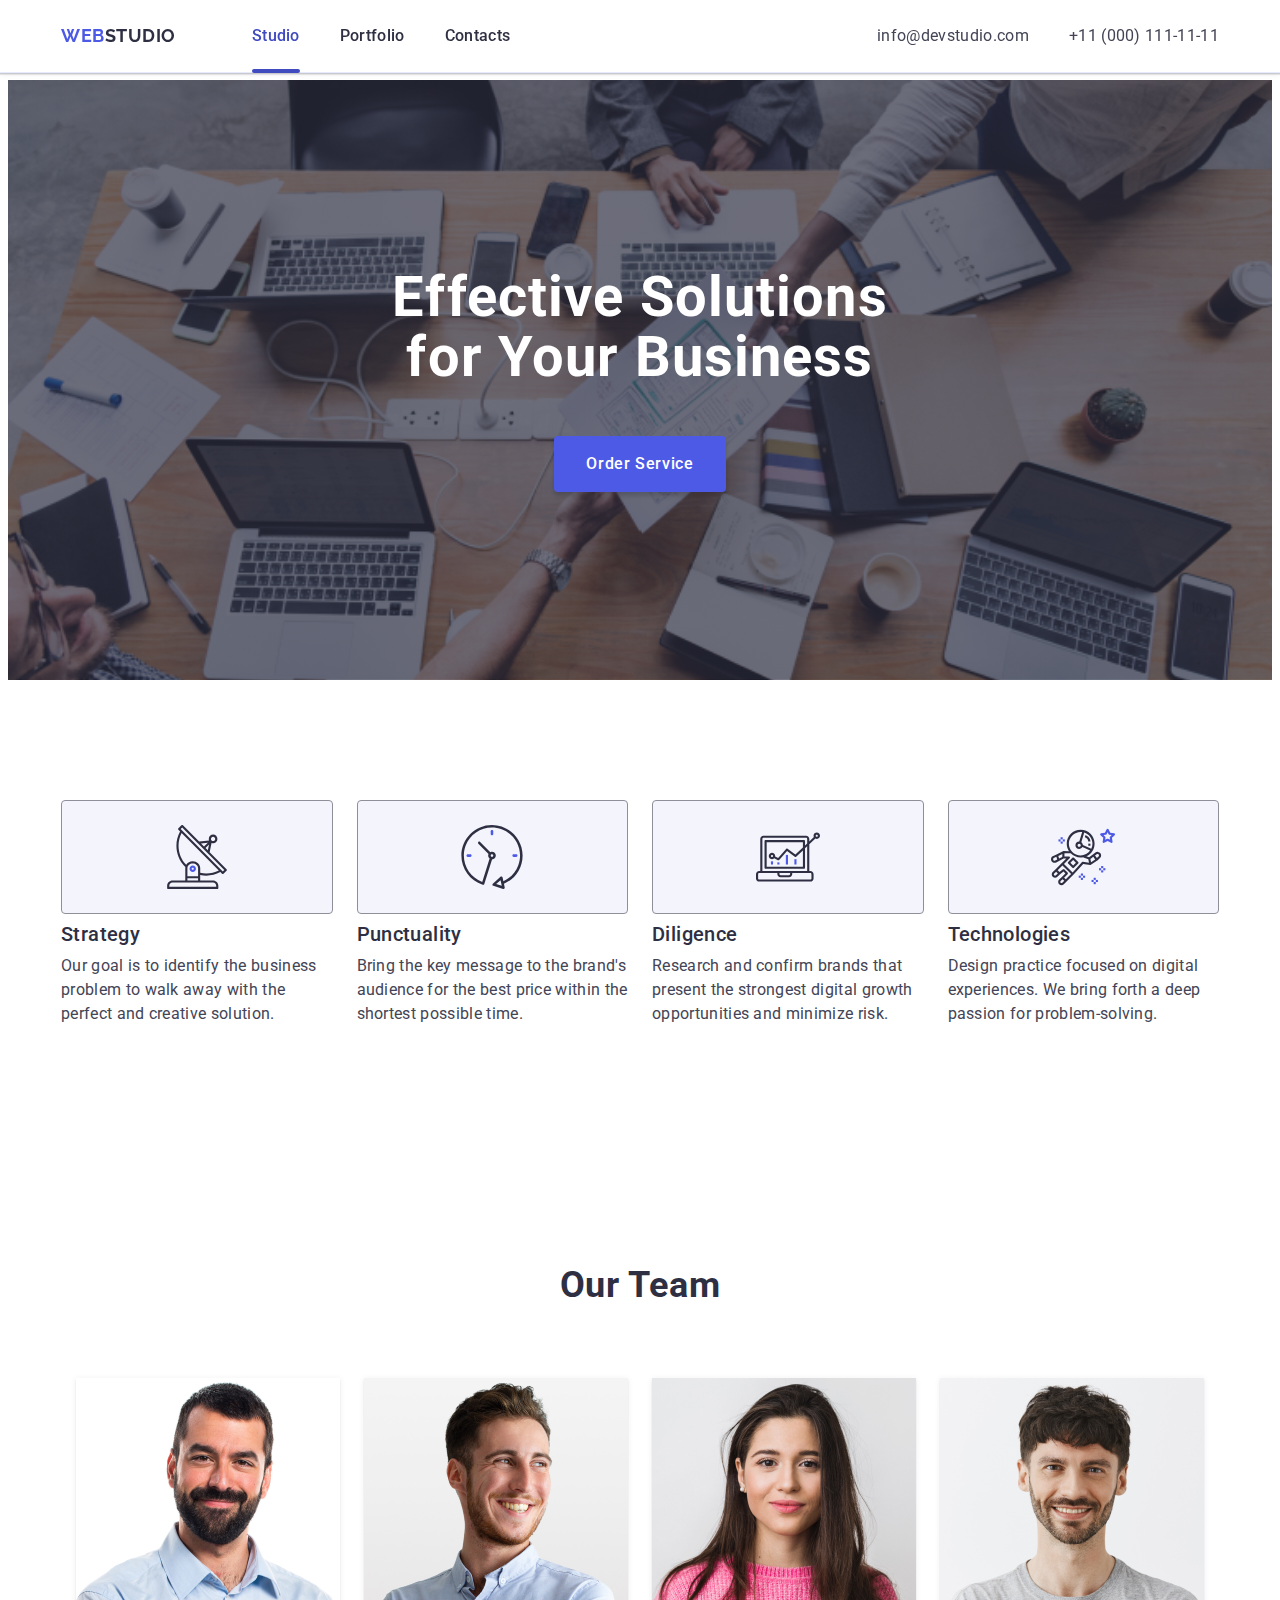
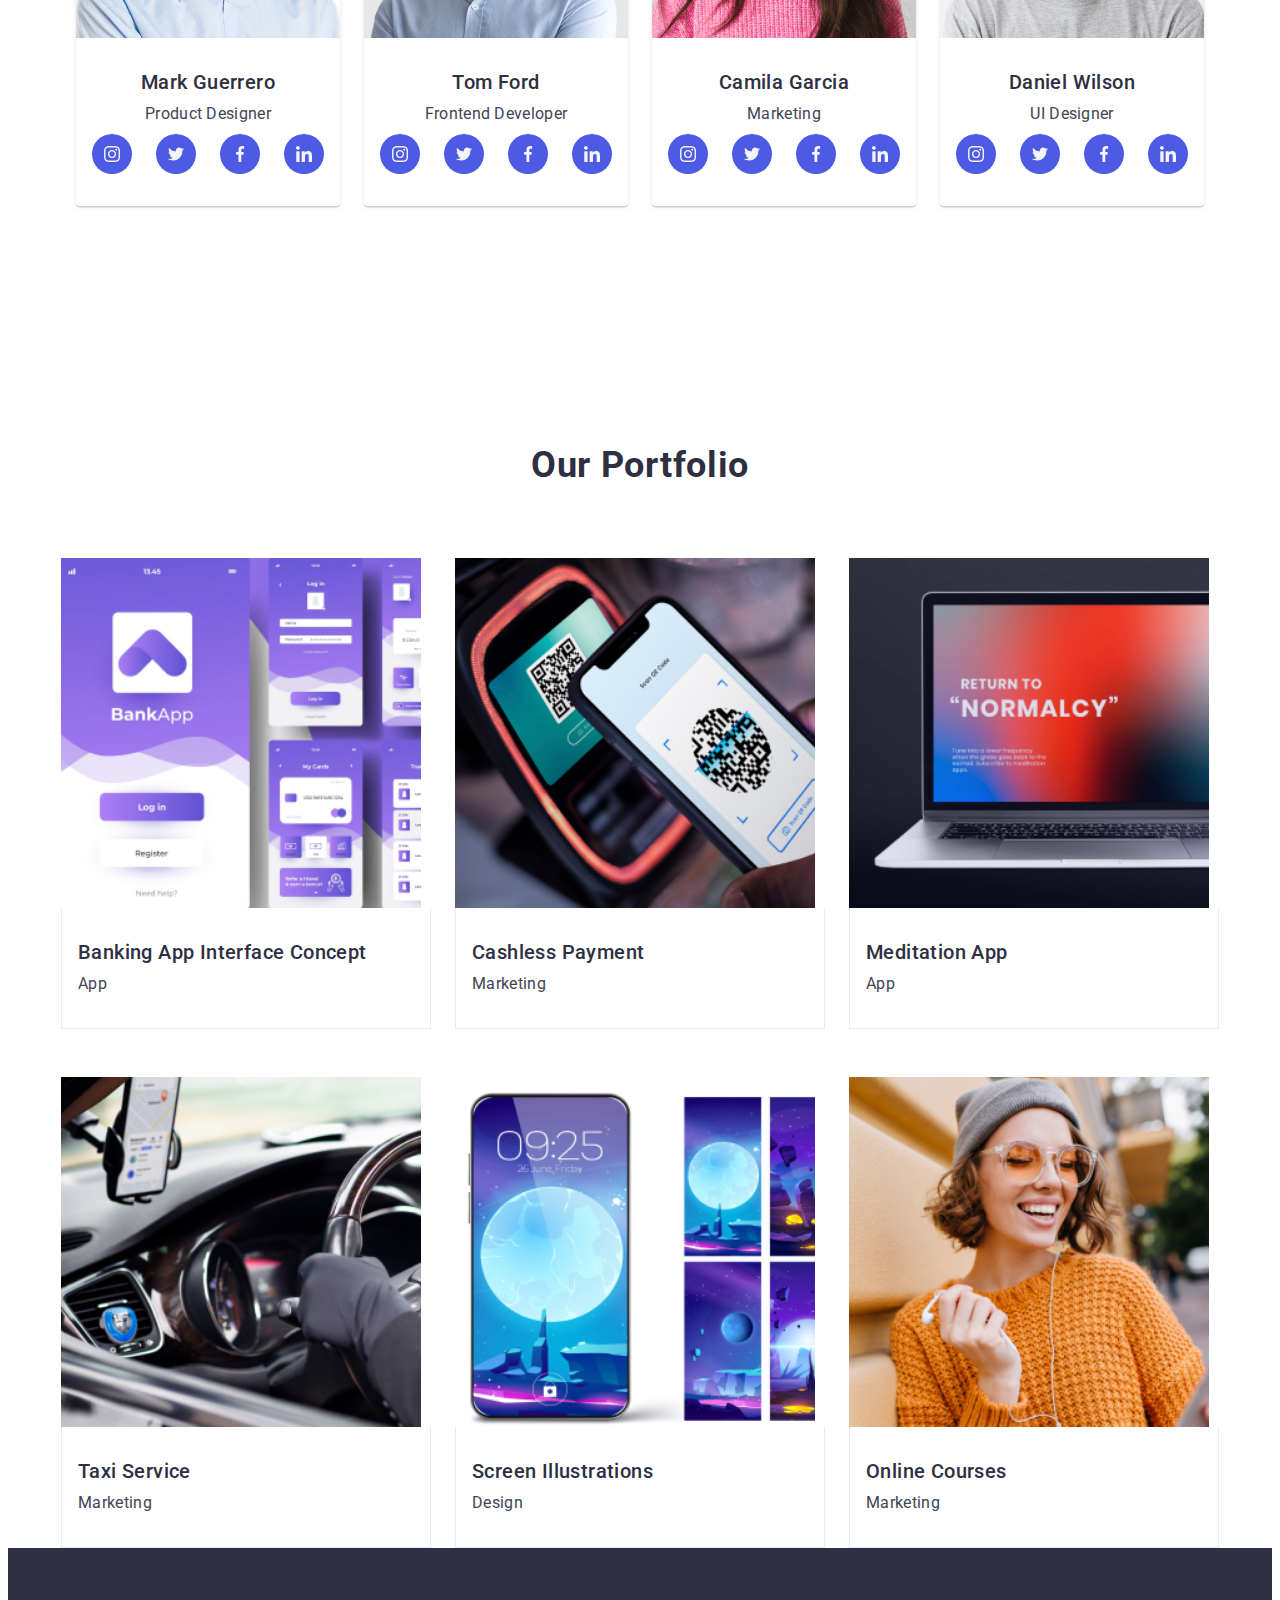
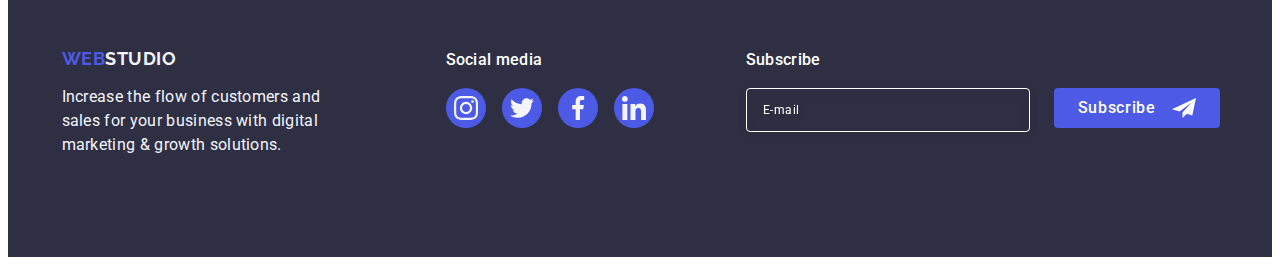
<file: index.html>
<!DOCTYPE html>
<html lang="en">
  <head>
    <link
      rel="stylesheet"
      href="https://cdnjs.cloudflare.com/ajax/libs/modern-normalize/2.0.0/modern-normalize.min.css"
      integrity="sha512-4xo8blKMVCiXpTaLzQSLSw3KFOVPWhm/TRtuPVc4WG6kUgjH6J03IBuG7JZPkcWMxJ5huwaBpOpnwYElP/m6wg=="
      crossorigin="anonymous"
      referrerpolicy="no-referrer"
    />
    <link rel="stylesheet" href="./css/styles.css" />
    <link rel="preconnect" href="https://fonts.googleapis.com" />
    <link rel="preconnect" href="https://fonts.gstatic.com" crossorigin />
    <link
      href="https://fonts.googleapis.com/css2?family=Raleway:wght@800&family=Roboto:wght@400;500;700;900&display=swap"
      rel="stylesheet"
    />
    <meta charset="UTF-8" />
    <meta name="viewport" content="width=device-width, initial-scale=1.0" />
    <title>Web Studio</title>
  </head>

  <body>
    <!-- HEADER -->
    <header class="header">
      <div class="header-content container">
        <nav class="nav">
          <a class="logo link logo-link" href="./index.html"
            >Web<span class="logo-span">Studio</span>
          </a>
          <ul class="nav-list list">
            <li class="nav-element">
              <a class="nav-item link menu-link-current" href="./index.html">Studio</a>
            </li>
            <li class="nav-element">
              <a class="nav-item  link" href="#">Portfolio</a>
            </li>
            <li class="nav-element">
              <a class="nav-item  link" href="">Contacts</a>
            </li>
          </ul>
        </nav>

        <address class="address">
          <ul class="address-list list">
            <li class="address-element">
              <a class="address-item link" href="mailto:info@devstudio.com"
                >info@devstudio.com</a
              >
            </li>
            <li class="address-element">
              <a class="address-item link" href="tel:+110001111111"
                >+11 (000) 111-11-11</a
              >
            </li>
          </ul>
        </address>
        <button class="burger-menu-button " type="button" data-menu-open>
          <svg class="burger-menu-icon" width="16" height="14">
            <use href="./images/icons.svg#icon-burger-menu"></use>
          </svg>
        </button>
      </div>
    </header>

    <!-- MAIN -->
    <main class="main">
      <section class="intro section">
        <div class="intro-content container">
          <h1 class="intro-title">Effective Solutions for Your Business</h1>

          <button data-modal-open class="intro-button" type="button" >
            Order Service
          </button>
        </div>
      </section>
<!-- hero -->
      <section class="advantages section">
        <div class="advantages-content container">
          <h2 class="visually-hidden">Features</h2>
              <ul class="advantages-list list">
            <li class="advantages-item">
              <div class="advantages-item-content">
                <svg class="advantages-icon" width="64" height="64">
                  <use href="./images/icons.svg#icon-antenna"></use>
                </svg>
              </div>

              <h3 class="advantages-subtitle">Strategy</h3>
              <p class="advantages-text">
                Our goal is to identify the business problem to walk away with
                the perfect and creative solution.
              </p>
            </li>

            <li class="advantages-item">
              <div class="advantages-item-content">
                <svg class="advantages-icon" width="64" height="64">
                  <use href="./images/icons.svg#icon-clock"></use>
                </svg>
              </div>

              <h3 class="advantages-subtitle">Punctuality</h3>
              <p class="advantages-text">
                Bring the key message to the brand's audience for the best price
                within the shortest possible time.
              </p>
            </li>

            <li class="advantages-item">
              <div class="advantages-item-content">
                <svg class="advantages-icon" width="64" height="64">
                  <use href="./images/icons.svg#icon-diagram"></use>
                </svg>
              </div>

              <h3 class="advantages-subtitle">Diligence</h3>
              <p class="advantages-text">
                Research and confirm brands that present the strongest digital
                growth opportunities and minimize risk.
              </p>
            </li>

            <li class="advantages-item">
              <div class="advantages-item-content">
                <svg class="advantages-icon" width="64" height="64">
                  <use href="./images/icons.svg#icon-astronaut"></use>
                </svg>
              </div>

              <h3 class="advantages-subtitle">Technologies</h3>
              <p class="advantages-text">
                Design practice focused on digital experiences. We bring forth a
                deep passion for problem-solving.
              </p>
            </li>
          </ul>
        </div>
      </section>
      
      <!-- team -->
      <section class="team section" id="team">
        <div class="team-content container">
          <h2 class="team-title">Our Team</h2>

          <ul class="team-list list">
            <li class="team-item">
              <img
                class="team-image"
                src="./images/webstudio/card1_mob.jpg"
                srcset="./images/webstudio/card1_mob@2x.jpg 2x"
                alt="Mark Guerrero"
                width="264"
              />
              <div class="team-info">
                <h3 class="team-subtitle">Mark Guerrero</h3>
                <p class="team-text">Product Designer</p>
                <ul class="team-info-list list">
                  <li class="team-info-list-item">
                    <a class="team-icon-social" href="#">
                      <svg class="team-icon" width="16" height="16">
                        <use href="./images/icons.svg#icon-instagram"></use>
                      </svg>
                    </a>
                  </li>
                  <li class="team-info-list-item">
                    <a class="team-icon-social" href="#">
                      <svg class="team-icon" width="16" height="16">
                        <use href="./images/icons.svg#icon-twitter"></use>
                      </svg>
                    </a>
                  </li>
                  <li class="team-info-list-item">
                    <a class="team-icon-social" href="#">
                      <svg class="team-icon" width="16" height="16">
                        <use href="./images/icons.svg#icon-facebook"></use>
                      </svg>
                    </a>
                  </li>
                  <li class="team-info-list-item">
                    <a class="team-icon-social" href="#">
                      <svg class="team-icon" width="16" height="16">
                        <use href="./images/icons.svg#icon-linkedin"></use>
                      </svg>
                    </a>
                  </li>
                </ul>
              </div>
            </li>

            <li class="team-item">
              <img
                class="team-image"
                src="./images/webstudio/card2_mob.jpg"
                srcset="./images/webstudio/card2_mob@2x.jpg 2x"
                alt="Tom Ford"
                width="264"
              />
              <div class="team-info">
                <h3 class="team-subtitle">Tom Ford</h3>
                <p class="team-text">Frontend Developer</p>
                <ul class="team-info-list list">
                  <li class="team-info-list-item">
                    <a class="team-icon-social" href="#">
                      <svg class="team-icon" width="16" height="16">
                        <use href="./images/icons.svg#icon-instagram"></use>
                      </svg>
                    </a>
                  </li>
                  <li class="team-info-list-item">
                    <a class="team-icon-social" href="#">
                      <svg class="team-icon" width="16" height="16">
                        <use href="./images/icons.svg#icon-twitter"></use>
                      </svg>
                    </a>
                  </li>
                  <li class="team-info-list-item">
                    <a class="team-icon-social" href="#">
                      <svg class="team-icon" width="16" height="16">
                        <use href="./images/icons.svg#icon-facebook"></use>
                      </svg>
                    </a>
                  </li>
                  <li class="team-info-list-item">
                    <a class="team-icon-social" href="#">
                      <svg class="team-icon" width="16" height="16">
                        <use href="./images/icons.svg#icon-linkedin"></use>
                      </svg>
                    </a>
                  </li>
                </ul>
              </div>
            </li>

            <li class="team-item">
              <img
                class="team-image"
                src="./images/webstudio/card3_mob.jpg"
                srcset="./images/webstudio/card3_mob@2x.jpg 2x"
                alt="Camila Garcia"
                width="264"
              />
              <div class="team-info">
                <h3 class="team-subtitle">Camila Garcia</h3>
                <p class="team-text">Marketing</p>
                <ul class="team-info-list list">
                  <li class="team-info-list-item">
                    <a class="team-icon-social" href="#">
                      <svg class="team-icon" width="16" height="16">
                        <use href="./images/icons.svg#icon-instagram"></use>
                      </svg>
                    </a>
                  </li>
                  <li class="team-info-list-item">
                    <a class="team-icon-social" href="#">
                      <svg class="team-icon" width="16" height="16">
                        <use href="./images/icons.svg#icon-twitter"></use>
                      </svg>
                    </a>
                  </li>
                  <li class="team-info-list-item">
                    <a class="team-icon-social" href="#">
                      <svg class="team-icon" width="16" height="16">
                        <use href="./images/icons.svg#icon-facebook"></use>
                      </svg>
                    </a>
                  </li>
                  <li class="team-info-list-item">
                    <a class="team-icon-social" href="#">
                      <svg class="team-icon" width="16" height="16">
                        <use href="./images/icons.svg#icon-linkedin"></use>
                      </svg>
                    </a>
                  </li>
                </ul>
              </div>
            </li>

            <li class="team-item">
              <img
                class="team-image"
                src="./images/webstudio/card4_mob.jpg"
                srcset="./images/webstudio/card4_mob@2x.jpg 2x"
                alt="Daniel Wilson"
                width="264"
              />
              <div class="team-info">
                <h3 class="team-subtitle">Daniel Wilson</h3>
                <p class="team-text">UI Designer</p>
                <ul class="team-info-list list">
                  <li class="team-info-list-item">
                    <a class="team-icon-social" href="#">
                      <svg class="team-icon" width="16" height="16">
                        <use href="./images/icons.svg#icon-instagram"></use>
                      </svg>
                    </a>
                  </li>
                  <li class="team-info-list-item">
                    <a class="team-icon-social" href="#">
                      <svg class="team-icon" width="16" height="16">
                        <use href="./images/icons.svg#icon-twitter"></use>
                      </svg>
                    </a>
                  </li>
                  <li class="team-info-list-item">
                    <a class="team-icon-social" href="#">
                      <svg class="team-icon" width="16" height="16">
                        <use href="./images/icons.svg#icon-facebook"></use>
                      </svg>
                    </a>
                  </li>
                  <li class="team-info-list-item">
                    <a class="team-icon-social" href="#">
                      <svg class="team-icon" width="16" height="16">
                        <use href="./images/icons.svg#icon-linkedin"></use>
                      </svg>
                    </a>
                  </li>
                </ul>
              </div>
            </li>
          </ul>
        </div>
      </section>
      <!-- Portfolio -->
      <section class="categories">
        <div class="categories-content container">
          <h2 class="categories-title">Our Portfolio</h2>
      <ul class="gallery-list list">
            <li class="gallery-item">
              <a class="gallery-link link" href="">
                <div class="gallery-img">
                  <img class="gallery-image" 
                  src="./images/portfolio/bank_mob.jpg"
                  srcset="./images/portfolio/bank_mob@2x.jpg 2x" 
                  alt="Banking App Interface Concept" width="360" />
                  <p class="gallery-img-p">
                    14 Stylish and User-Friendly App Design Concepts · Task
                    Manager App · Calorie Tracker App · Exotic Fruit Ecommerce
                    App · Cloud Storage App
                  </p>
                </div>
                <div class="gallery-item-text">
                  <h2 class="gallery-subtitle">
                    Banking App Interface Concept
                  </h2>
                  <p class="gallery-text">App</p>
                </div>
              </a>
            </li>
            <li class="gallery-item">
              <a class="gallery-link link" href="">
                <div class="gallery-img">
                  <img class="gallery-image" 
                  src="./images/portfolio/cash_mob.jpg" 
                  srcset="./images/portfolio/cash_mob@x2.jpg 2x"
                  alt="Cashless Payment with telephone" width="360" />
                  <p class="gallery-img-p">
                    14 Stylish and User-Friendly App Design Concepts · Task
                    Manager App · Calorie Tracker App · Exotic Fruit Ecommerce
                    App · Cloud Storage App
                  </p>
                </div>
                <div class="gallery-item-text">
                  <h2 class="gallery-subtitle">Cashless Payment</h2>
                  <p class="gallery-text">Marketing</p>
                </div>
              </a>
            </li>
            <li class="gallery-item">
              <a class="gallery-link link" href="">
                <div class="gallery-img">
                  <img class="gallery-image" 
                  src="./images/portfolio/medit_mob.jpg" 
                  srcset="./images/portfolio/medit_mob@2x.jpg 2x"
                  alt="Meditation App on laptop an telephone"
                    width="360" />
                  <p class="gallery-img-p">
                    14 Stylish and User-Friendly App Design Concepts · Task
                    Manager App · Calorie Tracker App · Exotic Fruit Ecommerce
                    App · Cloud Storage App
                  </p>
                </div>
                <div class="gallery-item-text">
                  <h2 class="gallery-subtitle">Meditation App</h2>
                  <p class="gallery-text">App</p>
                </div>
              </a>
            </li>
            <li class="gallery-item">
              <a class="gallery-link link" href="">
                <div class="gallery-img">
                  <img class="gallery-image" 
                  src="./images/portfolio/tax_mob.jpg"
                  srcset="./images/portfolio/tax_mob@2x.jpg 2x" 
                  alt="Taxi black car" width="360" />
                  <p class="gallery-img-p">
                    14 Stylish and User-Friendly App Design Concepts · Task
                    Manager App · Calorie Tracker App · Exotic Fruit Ecommerce
                    App · Cloud Storage App
                  </p>
                </div>
                <div class="gallery-item-text">
                  <h2 class="gallery-subtitle">Taxi Service</h2>
                  <p class="gallery-text">Marketing</p>
                </div>
              </a>
            </li>
            <li class="gallery-item">
              <a class="gallery-link link" href="">
                <div class="gallery-img">
                  <img class="gallery-image" src="./images/portfolio/screen_mob.jpg" 
                  srcset="./images/portfolio/screen_mob@2x.jpg 2x"
                  alt="Screen Illustrations fot telephone"
                    width="360" />
                  <p class="gallery-img-p">
                    14 Stylish and User-Friendly App Design Concepts · Task
                    Manager App · Calorie Tracker App · Exotic Fruit Ecommerce
                    App · Cloud Storage App
                  </p>
                </div>
                <div class="gallery-item-text">
                  <h2 class="gallery-subtitle">Screen Illustrations</h2>
                  <p class="gallery-text">Design</p>
                </div>
              </a>
            </li>
            <li class="gallery-item">
              <a class="gallery-link link" href="">
                <div class="gallery-img">
                  <img class="gallery-image" src="./images/portfolio/onl_mob.jpg" 
                  srcset="./images/portfolio/onl_mob@2x.jpg 2x"
                  alt="Girl with telephone" width="360" />
                  <p class="gallery-img-p">
                    14 Stylish and User-Friendly App Design Concepts · Task
                    Manager App · Calorie Tracker App · Exotic Fruit Ecommerce
                    App · Cloud Storage App
                  </p>
                </div>
                <div class="gallery-item-text">
                  <h2 class="gallery-subtitle">Online Courses</h2>
                  <p class="gallery-text">Marketing</p>
                </div>
              </a>
            </li>
          </ul>
        </div>
      </section>
    </main>
<!-- Danger -->
      <!-- <section class="customers">
        <div class="customers-contant container">
          <h2 class="customers-title">Customers</h2>

          <ul class="customers-list list">
            <li class="customers-item">
              <a class="customers-link" href="#">
                <svg class="customers-icon" width="104" height="56">
                  <use href="./images/icons.svg#icon-logo"></use>
                </svg>
              </a>
            </li>
            <li class="customers-item">
              <a class="customers-link" href="#">
                <svg class="customers-icon" width="104" height="56">
                  <use href="./images/icons.svg#icon-logo2"></use>
                </svg>
              </a>
            </li>
            <li class="customers-item">
              <a class="customers-link" href="#">
                <svg class="customers-icon" width="104" height="56">
                  <use href="./images/icons.svg#icon-logo3"></use>
                </svg>
              </a>
            </li>
            <li class="customers-item">
              <a class="customers-link" href="#">
                <svg class="customers-icon" width="104" height="56">
                  <use href="./images/icons.svg#icon-logo4"></use>
                </svg>
              </a>
            </li>
            <li class="customers-item">
              <a class="customers-link" href="#">
                <svg class="customers-icon" width="104" height="56">
                  <use href="./images/icons.svg#icon-logo5"></use>
                </svg>
              </a>
            </li>
            <li class="customers-item">
              <a class="customers-link" href="#">
                <svg class="customers-icon" width="104" height="56">
                  <use href="./images/icons.svg#icon-logo6"></use>
                </svg>
              </a>
            </li>
          </ul>
        </div>
      </section>
    </main> -->

    <!-- FOOTER -->
    <footer class="footer">
      <div class="footer-content container">
        <div class="footer-content-text">
          <a class="footer-logo link" href="./index.html"
            >Web<span class="footer-logo-span">Studio</span>
          </a>

          <p class="footer-text">
            Increase the flow of customers and sales for your business with
            digital marketing & growth solutions.
          </p>
        </div>

        <div class="footer-content-socials">
          <p class="footer-social-text footer-social">Social media</p>
          <ul class="footer-social-list list">
            <li class="footer-social-item">
              <a class="footer-social-link" href="#">
                <svg class="footer-icon" width="24" height="24">
                  <use href="./images/icons.svg#icon-instagram"></use>
                </svg>
              </a>
            </li>
            <li class="footer-social-item">
              <a class="footer-social-link" href="#">
                <svg class="footer-icon" width="24" height="24">
                  <use href="./images/icons.svg#icon-twitter"></use>
                </svg>
              </a>
            </li>
            <li class="footer-social-item">
              <a class="footer-social-link" href="#">
                <svg class="footer-icon" width="24" height="24">
                  <use href="./images/icons.svg#icon-facebook"></use>
                </svg>
              </a>
            </li>
            <li class="footer-social-item">
              <a class="footer-social-link" href="#">
                <svg class="footer-icon" width="24" height="24">
                  <use href="./images/icons.svg#icon-linkedin"></use>
                </svg>
              </a>
            </li>
          </ul>
        </div>

        <div class="subscribe">
          <p class="subscribe-title">Subscribe</p>
          <form class="subscribe-form">
            <label class="subscribe-label" title="subscribe">
              <input
                id="subscribe-input"
                class="subscribe-input"
                type="email"
                name="email"
                placeholder="E-mail"
              />
            </label>

            <button class="subscribe-btn" type="submit">
              Subscribe
              <svg class="subscribe-icon" width="24" height="24">
                <use href="./images/icons.svg#icon-send"></use>
              </svg>
            </button>
          </form>
        </div>
      </div>
    </footer>

    <div data-modal class="modal is-hidden">
      <div class="modal-window">
        <button class="modal-close" data-modal-close type="button">
          <svg class="modal-icon-close" width="8" height="8">
            <use href="./images/icons.svg#icon-close-black"></use>
          </svg>
        </button>

        <p class="modal-title">Leave your contacts and we will call you back</p>

        <form class="modal-form">
          <div class="modal-form-content">
            <label class="modal-label" for="user-name">Name</label>
            <div class="inputs-content">
              <input
                class="modal-input"
                id="user-name"
                type="text"
                name="user-name"
                placeholder=""
              />
              <svg class="modal-icon" width="18" height="24">
                <use href="./images/icons.svg#icon-person"></use>
              </svg>
            </div>
          </div>

          <div class="modal-form-content">
            <label class="modal-label" for="phone">Phone</label>
            <div class="inputs-content">
              <input
                class="modal-input"
                id="phone"
                type="tel"
                name="tel"
                placeholder=""
              />
              <svg class="modal-icon" width="18" height="24">
                <use href="./images/icons.svg#icon-phone"></use>
              </svg>
            </div>
          </div>

          <div class="modal-form-content">
            <label class="modal-label" for="user-email">Email</label>
            <div class="inputs-content">
              <input
                class="modal-input"
                id="user-email"
                type="email"
                name="user-email"
                placeholder=""
              />
              <svg class="modal-icon" width="18" height="24">
                <use href="./images/icons.svg#icon-email"></use>
              </svg>
            </div>
          </div>

          <div class="textarea-content">
            <label class="modal-label" for="user-comment">Comment</label>
            <textarea
              class="modal-textarea"
              name="user-comment"
              id="user-comment"
              placeholder="Text input"
              cols="30"
              rows="10"
            ></textarea>
          </div>

          <div class="check-content">
            <input
              class="modal-checkbox visually-hidden"
              id="user-privacy"
              value="true"
              name="user-privacy"
              type="checkbox"
            />
            <label class="check-label" for="user-privacy">
              <span class="check-span">
                <svg class="check-icon" width="10" height="8">
                  <use href="./images/icons.svg#icon-true"></use>
                </svg>
              </span>
              <div class="checkbox-label-text">
                I accept the terms and conditions of the
                <a class="policy-link" href="">Privacy Policy</a>
              </div>
            </label>
          </div>

          <button class="modal-btn">Send</button>
        </form>
      </div>
    </div>
    <!-- mobile -->
    <div class="mob-men-back back" data-menu>
      <div class="mob-men-cont">
        <div class="mob-men">
          <button type="button" class="mob-men-close-button" data-menu-close>
            <svg class="close-button-icon" width="8" height="8">
              <use href="./images/icons.svg#icon-close-black"></use>
            </svg>
          </button>
          <nav class="mob-men-navigation">
            <ul class="mob-men-list list">
              <li class="mob-men-item">
                <a class="mob-men-link mob-men-link-current" href="./index.html">Studio</a>
              </li>
              <li class="mob-men-item">
                <a class="mob-men-link" href="#portfolio">Portfolio</a>
              </li>
              <li class="mob-men-item">
                <a class="mob-men-link" href="#team">Contacts</a>
              </li>
            </ul>
          </nav>
          <div class="mob-men-contacts-block">
            <address class="mob-men-address">
              <ul class="mob-men-address-list list">
                <li class="mob-men-address-item">
                  <a class="mob-men-address-link" href="tel:+110001111111">+11 (000) 111-11-11</a>
                </li>
                <li class="mob-men-address-item">
                  <a class="mob-men-address-link" href="mailto:info@devstudio.com">info@devstudio.com</a>
                </li>
              </ul>
            </address>
            <ul class="mob-men-social-list">
              <li class="mob-men-social-item">
                <a href="" class="mob-men-social-linc" target="_blank" rel="no-referrer noopener"><svg
                    class="mob-men-social-icon" width="24" height="24">
                    <use href="./images/icons.svg#icon-instagram"></use>
                  </svg>
                </a>
              </li>
              <li class="mob-men-social-item">
                <a href="" class="mob-men-social-linc" target="_blank" rel="no-referrer noopener"><svg
                    class="mob-men-social-icon" width="24" height="24">
                    <use href="./images/icons.svg#icon-twitter"></use>
                  </svg>
                </a>
              </li>
              <li class="mob-men-social-item">
                <a href="" class="mob-men-social-linc" target="_blank" rel="no-referrer noopener"><svg
                    class="mob-men-social-icon" width="24" height="24">
                    <use href="./images/icons.svg#icon-facebook"></use>
                  </svg>
                </a>
              </li>
              <li class="mob-men-social-item">
                <a href="" class="mob-men-social-linc" target="_blank" rel="no-referrer noopener"><svg
                    class="mob-men-social-icon" width="24" height="24">
                    <use href="./images/icons.svg#icon-linkedin"></use>
                  </svg>
                </a>
              </li>
            </ul>
          </div>
        </div>
      </div>
    </div>

    <!-- js -->
    
    <script src="./js/modal.js"></script>
    <script src="./js/mobile-menu.js"></script>
  </body>
</html>
</file>
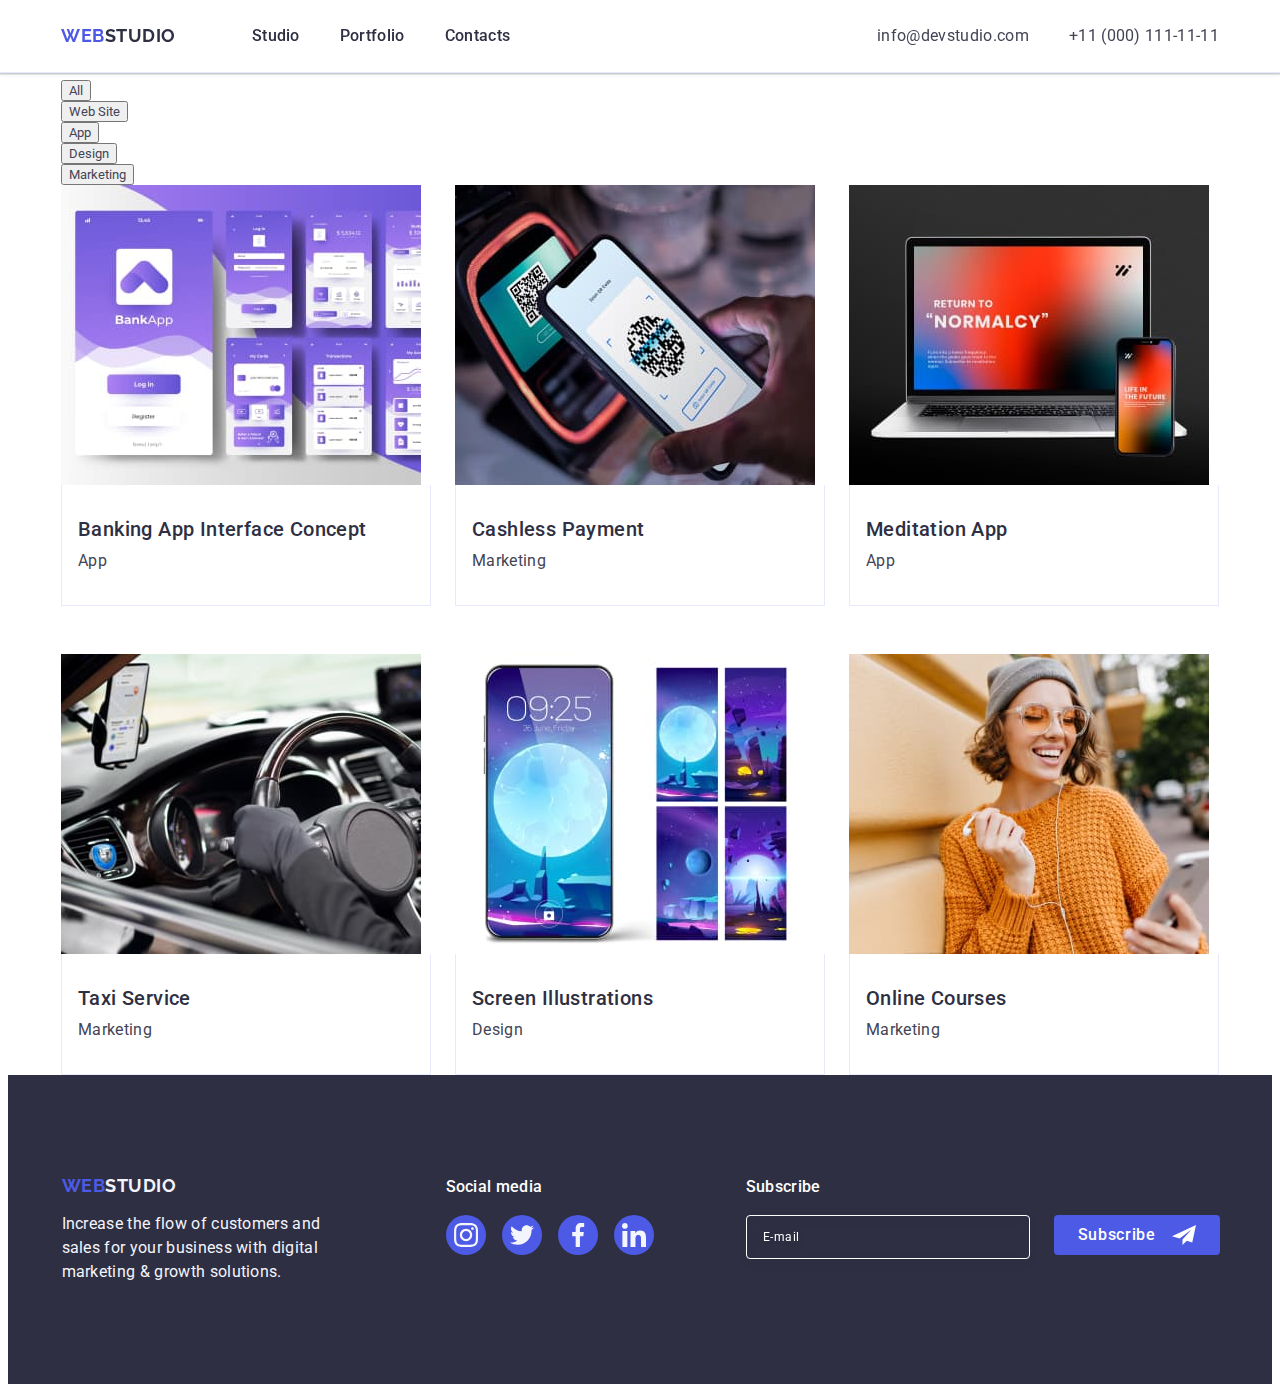
<file: portfolio.html>
<!DOCTYPE html>
<html lang="en">
  <head>
    <link
      rel="stylesheet"
      href="https://cdnjs.cloudflare.com/ajax/libs/modern-normalize/2.0.0/modern-normalize.min.css"
      integrity="sha512-4xo8blKMVCiXpTaLzQSLSw3KFOVPWhm/TRtuPVc4WG6kUgjH6J03IBuG7JZPkcWMxJ5huwaBpOpnwYElP/m6wg=="
      crossorigin="anonymous"
      referrerpolicy="no-referrer"
    />
    <link rel="stylesheet" href="./css/styles.css" />
    <link rel="preconnect" href="https://fonts.googleapis.com" />
    <link rel="preconnect" href="https://fonts.gstatic.com" crossorigin />
    <link
      href="https://fonts.googleapis.com/css2?family=Raleway:wght@800&family=Roboto:wght@400;500;700;900&display=swap"
      rel="stylesheet"
    />
    <meta charset="UTF-8" />
    <meta name="viewport" content="width=device-width, initial-scale=1.0" />
    <title>Portfolio</title>
  </head>
  <body>
    <header class="header">
      <div class="header-content container">
        <nav class="nav">
          <a class="logo link" href="./index.html"
            >Web<span class="logo-span">Studio</span></a
          >
          <ul class="nav-list list">
            <li class="nav-element">
              <a class="nav-item link" href="./index.html">Studio</a>
            </li>
            <li class="nav-element">
              <a class="nav-item link current" href="./portfolio.html"
                >Portfolio</a
              >
            </li>
            <li class="nav-element">
              <a class="nav-item link" href="">Contacts</a>
            </li>
          </ul>
        </nav>

        <address class="address">
          <ul class="address-list list">
            <li class="address-element">
              <a class="address-item link" href="mailto:info@devstudio.com"
                >info@devstudio.com</a
              >
            </li>
            <li class="address-element">
              <a class="address-item link" href="tel:+110001111111"
                >+11 (000) 111-11-11</a
              >
            </li>
          </ul>
        </address>
      </div>
    </header>

    <main class="main">
      <section class="categories">
        <div class="categories-content container">
          <h1 class="categories-title visually-hidden">Categories</h1>

          <ul class="categories-list list">
            <li class="categories-item">
              <button class="categories-button" type="button">All</button>
            </li>
            <li class="categories-item">
              <button class="categories-button" type="button">Web Site</button>
            </li>
            <li class="categories-item">
              <button class="categories-button" type="button">App</button>
            </li>
            <li class="categories-item">
              <button class="categories-button" type="button">Design</button>
            </li>
            <li class="categories-item">
              <button class="categories-button" type="button">Marketing</button>
            </li>
          </ul>

          <ul class="gallery-list list">
            <li class="gallery-item">
              <a class="gallery-link link" href="">
                <div class="gallery-img">
                  <img
                    class="gallery-image"
                    src="./images/BankApp.jpg"
                    alt="Banking App Interface Concept"
                    width="360"
                  />
                  <p class="gallery-img-p">
                    14 Stylish and User-Friendly App Design Concepts · Task
                    Manager App · Calorie Tracker App · Exotic Fruit Ecommerce
                    App · Cloud Storage App
                  </p>
                </div>
                <div class="gallery-item-text">
                  <h2 class="gallery-subtitle">
                    Banking App Interface Concept
                  </h2>
                  <p class="gallery-text">App</p>
                </div>
              </a>
            </li>
            <li class="gallery-item">
              <a class="gallery-link link" href="">
                <div class="gallery-img">
                  <img
                    class="gallery-image"
                    src="./images/Payment.jpg"
                    alt="Cashless Payment with telephone"
                    width="360"
                  />
                  <p class="gallery-img-p">
                    14 Stylish and User-Friendly App Design Concepts · Task
                    Manager App · Calorie Tracker App · Exotic Fruit Ecommerce
                    App · Cloud Storage App
                  </p>
                </div>
                <div class="gallery-item-text">
                  <h2 class="gallery-subtitle">Cashless Payment</h2>
                  <p class="gallery-text">Marketing</p>
                </div>
              </a>
            </li>
            <li class="gallery-item">
              <a class="gallery-link link" href="">
                <div class="gallery-img">
                  <img
                    class="gallery-image"
                    src="./images/Meditation.jpg"
                    alt="Meditation App on laptop an telephone"
                    width="360"
                  />
                  <p class="gallery-img-p">
                    14 Stylish and User-Friendly App Design Concepts · Task
                    Manager App · Calorie Tracker App · Exotic Fruit Ecommerce
                    App · Cloud Storage App
                  </p>
                </div>
                <div class="gallery-item-text">
                  <h2 class="gallery-subtitle">Meditation App</h2>
                  <p class="gallery-text">App</p>
                </div>
              </a>
            </li>
            <li class="gallery-item">
              <a class="gallery-link link" href="">
                <div class="gallery-img">
                  <img
                    class="gallery-image"
                    src="./images/Taxi.jpg"
                    alt="Taxi black car"
                    width="360"
                  />
                  <p class="gallery-img-p">
                    14 Stylish and User-Friendly App Design Concepts · Task
                    Manager App · Calorie Tracker App · Exotic Fruit Ecommerce
                    App · Cloud Storage App
                  </p>
                </div>
                <div class="gallery-item-text">
                  <h2 class="gallery-subtitle">Taxi Service</h2>
                  <p class="gallery-text">Marketing</p>
                </div>
              </a>
            </li>
            <li class="gallery-item">
              <a class="gallery-link link" href="">
                <div class="gallery-img">
                  <img
                    class="gallery-image"
                    src="./images/Wallpapers.jpg"
                    alt="Screen Illustrations fot telephone"
                    width="360"
                  />
                  <p class="gallery-img-p">
                    14 Stylish and User-Friendly App Design Concepts · Task
                    Manager App · Calorie Tracker App · Exotic Fruit Ecommerce
                    App · Cloud Storage App
                  </p>
                </div>
                <div class="gallery-item-text">
                  <h2 class="gallery-subtitle">Screen Illustrations</h2>
                  <p class="gallery-text">Design</p>
                </div>
              </a>
            </li>
            <li class="gallery-item">
              <a class="gallery-link link" href="">
                <div class="gallery-img">
                  <img
                    class="gallery-image"
                    src="./images/Online.jpg"
                    alt="Girl with telephone"
                    width="360"
                  />
                  <p class="gallery-img-p">
                    14 Stylish and User-Friendly App Design Concepts · Task
                    Manager App · Calorie Tracker App · Exotic Fruit Ecommerce
                    App · Cloud Storage App
                  </p>
                </div>
                <div class="gallery-item-text">
                  <h2 class="gallery-subtitle">Online Courses</h2>
                  <p class="gallery-text">Marketing</p>
                </div>
              </a>
            </li>
           </ul>
        </div>
      </section>
    </main>

    <footer class="footer">
      <div class="footer-content container">
        <div class="footer-content-text">
          <a class="footer-logo link" href="./index.html"
            >Web<span class="footer-logo-span">Studio</span></a
          >

          <p class="footer-text">
            Increase the flow of customers and sales for your business with
            digital marketing & growth solutions.
          </p>
        </div>

        <div class="footer-content-socials">
          <p class="footer-social-text">Social media</p>
          <ul class="footer-social-list list">
            <li class="footer-social-item">
              <a class="footer-social-link" href="#">
                <svg class="footer-icon" width="24" height="24">
                  <use href="./images/icons.svg#icon-instagram"></use>
                </svg>
              </a>
            </li>
            <li class="footer-social-item">
              <a class="footer-social-link" href="#">
                <svg class="footer-icon" width="24" height="24">
                  <use href="./images/icons.svg#icon-twitter"></use>
                </svg>
              </a>
            </li>
            <li class="footer-social-item">
              <a class="footer-social-link" href="#">
                <svg class="footer-icon" width="24" height="24">
                  <use href="./images/icons.svg#icon-facebook"></use>
                </svg>
              </a>
            </li>
            <li class="footer-social-item">
              <a class="footer-social-link" href="#">
                <svg class="footer-icon" width="24" height="24">
                  <use href="./images/icons.svg#icon-linkedin"></use>
                </svg>
              </a>
            </li>
          </ul>
        </div>

        <div class="subscribe">
          <p class="subscribe-title">Subscribe</p>
          <form class="subscribe-form">
            <label class="subscribe-label" title="subscribe">
              <input
                class="subscribe-input"
                type="email"
                name="email"
                placeholder="E-mail"
              />
            </label>

            <button class="subscribe-btn" type="submit">
              Subscribe
              <svg class="subscribe-icon" width="24" height="24">
                <use href="./images/icons.svg#icon-send"></use>
              </svg>
            </button>
          </form>
        </div>
      </div>
    </footer>

    <div data-modal class="modal is-hidden">
      <div class="modal-vidow">
        <button class="modal-close" data-modal-close type="button">
          <svg class="modal-icon" width="8" height="8">
            <use href="./images/icons.svg#icon-close-black"></use>
          </svg>
        </button>
      </div>
    </div>
    <script src="./js/modal.js"></script>
  </body>
</html>
</file>
<file: css/styles.css>
body {
  font-family: 'Roboto', sans-serif;
  color: #434455;
  background-color: #ffffff;
  padding-top: 54px;
}

@media screen and (min-width: 768px) {
  body{padding-top: 72px;}
}

p,
h1,
h2,
h3,
h4,
h5,
h6 {
  padding: 0;
  margin: 0;
}

a {
  text-decoration: none;
  color: currentColor;
}

ul {
  list-style: none;
  margin-top: 0;
  margin-bottom: 0;
  padding-left: 0;
}

button {
  cursor: pointer;
  font-family: inherit;
  color: currentColor;
}

input {
  font-family: inherit;
}

img {
  display: block;
}

address {
  font-style: normal;
}
/* conteiner */

.container {
  max-width: 320px;
  min-width: 320px;
  padding: 0 16px;
  margin: 0 auto;
}

.section {
  padding-top: 96px;
  padding-bottom: 96px;
}

.visually-hidden {
  position: absolute;
  width: 1px;
  height: 1px;
  margin: -1px;
  border: 0;
  padding: 0;
  white-space: nowrap;
  clip-path: inset(100%);
  clip: rect(0 0 0 0);
  overflow: hidden;
}
@media screen and (min-width: 768px) {
  .container {
    min-width: 768px;
  }
}

@media screen and (min-width: 1158px) {
  .container {
    min-width: 1158px;
    padding: 0 15px;
  }

  .section {
    padding-top: 120px;
    padding-bottom: 120px;
  }
}
/* header */
.header {
  background-color: #fff;
  border-bottom: 1px solid #e7e9fc;
  position: fixed;
  top: 0;
  left: 0;
  width: 100%;
  z-index: 90;
  box-shadow: 0px 2px 1px rgba(46, 47, 66, 0.08),
    0px 1px 1px rgba(46, 47, 66, 0.16), 0px 1px 6px rgba(46, 47, 66, 0.08);
}
.header-content {
  display: flex;
  align-items: center;
  justify-content: space-between;
}

.nav {
  display: flex;
  align-items: center;
}

.logo {
  font-family: 'Raleway', sans-serif;
  color: #4d5ae5;
  font-size: 18px;
  font-weight: 700;
  line-height: 1.17;
  letter-spacing: 0.03em;
  text-transform: uppercase;
  padding: 16px 0;
  display: block;
}
.logo-span {
  color: #2e2f42;
}
.nav-list {
  display: none;
}
.address {
  display: none;
}
.burger-menu-button {
  display: flex;
  align-items: center;
  justify-content: center;
  width: 24px;
  height: 24px;
  padding: 0;
  background-color: transparent;
  border: none;
}

.burger-menu-button:focus-visible {
  border-radius: 2px;
  outline: 1px solid rgba(46, 47, 66, 0.4);
}

.burger-menu-icon {
  fill: #2f2f37;
}
@media screen and (min-width: 768px) {
  .logo {
    margin-right: 120px;
    padding: 24px 0;
    font-size: 18px;
  }

  .nav-list {
    display: flex;
    align-items: center;
    gap: 40px;
  }

  .nav-item {
    position: relative;
    color: #2e2f42;
    font-size: 16px;
    font-weight: 500;
    line-height: 1.5;
    letter-spacing: 0.02em;
    padding: 24px 0;
    display: block;
    transition: color 250ms cubic-bezier(0.4, 0, 0.2, 1);
  }
  .menu-link-current {
    color: #404bbf;
  }
  .menu-link-current::after {
    position: absolute;
    display: block;
    content: '';
    height: 4px;
    width: 100%;
    border-radius: 2px;
    background-color: #404bbf;
    bottom: -1px;
    left: 0;
  }
  .nav-item:hover,
  .nav-item:focus {
    color: #404bbf;
  }
  .address {
    display: flex;
  }
  .address-list {
    display: flex;
    flex-direction: column;
    align-items: center;
  }
  .address-item {
    color: #434455;
    font-size: 12px;
    font-weight: 400;
    line-height: 1.17;
    letter-spacing: 0.04em;
    padding: 6px 0;
    display: block;
    transition: color 250ms cubic-bezier(0.4, 0, 0.2, 1);
  }

  .address-item:hover,
  .address-item:focus {
    color: #404bbf;
  }

  .burger-menu-button {
    display: none;
  }
}
@media screen and (min-width: 1158px) {
  .logo {
    margin-right: 76px;
  }

  .address-list {
    display: flex;
    flex-direction: row;
    align-items: center;
    gap: 40px;
  }

  .address-item {
    font-size: 16px;
    line-height: 1.5;
    letter-spacing: 0.02em;
    padding: 24px 0;
  }
}

/* intro */
.intro-content {
  text-align: center;
}

.intro {
  background-color: #2e2f42;
  max-width: 320px;
  padding: 72px 0;
  margin: 0 auto;
  background-image: linear-gradient(
      rgba(46, 47, 66, 0.7),
      rgba(46, 47, 66, 0.7)
    ),
    url(../images/webstudio/hero_img_mob.jpg);
  background-repeat: no-repeat;
  background-position: center;
  background-size: cover;
}

@media screen and (min-device-pixel-ratio: 2),
  screen and (min-resolution: 192dpi),
  screen and (min-resolution: 2dppx) {
  .intro {
    background-image: linear-gradient(
        rgba(46, 47, 66, 0.7),
        rgba(46, 47, 66, 0.7)
      ),
      url(../images/webstudio/hero_img_mob@2x.jpg);
  }
}

.intro-title {
  max-width: 216px;
  margin: 0 auto;
  margin-bottom: 72px;
  color: #fff;
  font-size: 36px;
  font-weight: 700;
  line-height: 1.11;
  letter-spacing: 0.02em;
  text-transform: capitalize;
}

.intro-button {
  color: #fff;
  font-size: 16px;
  font-weight: 500;
  line-height: 1.5;
  letter-spacing: 0.04em;
  background-color: #4d5ae5;
  cursor: pointer;
  display: block;
  min-width: 169px;
  height: 56px;
  padding: 16px 32px;
  margin: 0 auto;
  border: none;
  border-radius: 4px;
  box-shadow: 0px 4px 4px 0px rgba(0, 0, 0, 0.15);
  transition: background-color 250ms cubic-bezier(0.4, 0, 0.2, 1);
}

.intro-button:hover,
.intro-button:focus {
  background-color: #404bbf;
}

@media screen and (min-width: 768px) {
  .intro {
    max-width: 768px;
    padding: 112px 0;
    background-image: linear-gradient(
        rgba(46, 47, 66, 0.7),
        rgba(46, 47, 66, 0.7)
      ),
      url(../images/webstudio/hero_tab.jpg);
  }

  @media screen and (min-device-pixel-ratio: 2),
    screen and (min-resolution: 192dpi),
    screen and (min-resolution: 2dppx) {
    .intro {
      background-image: linear-gradient(
          rgba(46, 47, 66, 0.7),
          rgba(46, 47, 66, 0.7)
        ),
        url(../images/webstudio/hero_tab@x2.jpg);
    }
  }

  .intro-title {
    max-width: 496px;
    margin-bottom: 52px;
    font-size: 56px;
    line-height: 1.07;
    text-transform: none;
  }
}

@media screen and (min-width: 1158px) {
  .intro {
    max-width: 1440px;
    padding: 188px 0;
    background-image: linear-gradient(
        rgba(46, 47, 66, 0.7),
        rgba(46, 47, 66, 0.7)
      ),
      url(../images/webstudio/hero_desk.jpg);
  }

  @media screen and (min-device-pixel-ratio: 2),
    screen and (min-resolution: 192dpi),
    screen and (min-resolution: 2dppx) {
    .intro {
      background-image: linear-gradient(
          rgba(46, 47, 66, 0.7),
          rgba(46, 47, 66, 0.7)
        ),
        url(../images/webstudio/hero_desk@x2.jpg);
    }
  }

  .intro-title {
    margin-bottom: 48px;
  }
}
/* advantages */
.advantages-list {
  display: flex;
  flex-direction: column;
  gap: 72px;
 
}

.advantages-item-content {
  display: none;
}

.advantages-icon {
  display: none;
}

.advantages-subtitle {
  color: #2e2f42;
  font-size: 36px;
  font-weight: 700;
  line-height: 1.11;
  letter-spacing: 0.02em;
  margin-bottom: 8px;
  text-align: center;
  text-transform: capitalize;
}

.advantages-text {
  font-size: 16px;
  font-weight: 500;
  line-height: 1.5;
  letter-spacing: 0.02em;
}

@media screen and (min-width: 768px) {
  .advantages-subtitle {
    text-align: left;
  }

  .advantages-list {
    display: flex;
    flex-direction: row;
    flex-wrap: wrap;
    gap: 72px 24px;
  }

  .advantages-item {
    flex-basis: calc((100% - 24px) / 2);
  }
}

@media screen and (min-width: 1158px) {
  .advantages-item-content {
    display: flex;
    align-items: center;
    justify-content: center;
    height: 112px;
    border-radius: 4px;
    border: 1px solid #8e8f99;
    background: #f4f4fd;
    margin-bottom: 8px;
  }
}
  .advantages-icon {
    display: block;
  }

  .advantages-subtitle {
    font-size: 20px;
    font-weight: 500;
    line-height: 1.2;
    letter-spacing: 0.02em;
  }

  .advantages-text {
    font-size: 16px;
    font-weight: 400;
    line-height: 1.5;
    letter-spacing: 0.02em;
  }

  .advantages-item {
    flex-basis: calc((100% - 72px) / 4);
  }
}

/* team */
.team {
  background-color: #f4f4fd;
}

.team-title {
  color: #2e2f42;
  text-align: center;
  font-size: 36px;
  font-weight: 700;
  line-height: 1.11;
  letter-spacing: 0.02em;
  text-transform: capitalize;
  margin-bottom: 72px;
  text-transform: capitalize;
}

.team-list {
  display: flex;
  flex-direction: column;
  align-items: center;
  gap: 72px;
}

.team-item {
  max-width: 264px;
  background-color: #ffffff;
  border-radius: 0px 0px 4px 4px;
  box-shadow: 0px 2px 1px 0px rgba(46, 47, 66, 0.08),
    0px 1px 1px 0px rgba(46, 47, 66, 0.16),
    0px 1px 6px 0px rgba(46, 47, 66, 0.08);
}

.team-info {
  padding: 32px 0;
}

.team-subtitle {
  color: #2e2f42;
  font-size: 20px;
  font-weight: 500;
  line-height: 1.2;
  letter-spacing: 0.02em;
  text-align: center;
  margin-bottom: 8px;
}

.team-text {
  font-size: 16px;
  line-height: 1.5;
  letter-spacing: 0.02em;
  text-align: center;
  margin-bottom: 8px;
}

.team-info-list {
  display: flex;
  gap: 24px;
  justify-content: center;
}

.team-info-list-item {
  height: 40px;
  width: 40px;
}

.team-icon-social {
  display: flex;
  align-items: center;
  justify-content: center;
  width: 100%;
  height: 100%;
  border-radius: 50%;
  background-color: #4d5ae5;
  transition: background-color 250ms cubic-bezier(0.4, 0, 0.2, 1);
}

.team-icon-social:hover,
.team-icon-social:focus {
  background-color: #404bbf;
}

.team-icon {
  fill: #f4f4fd;
}

@media screen and (min-width: 768px) {
  .team-list {
    display: flex;
    flex-direction: row;
    flex-wrap: wrap;
    gap: 64px 24px;
    justify-content: center;
  }

  .team-item {
    flex-basis: calc((100% - 21px) / 2);
  }
}

@media screen and (min-width: 1158px) {
  .team-item {
    flex-basis: calc((100% - 72px) / 4);
  }
}
/* portfolio */

.categories-title {
  color: #2e2f42;
  text-align: center;
  font-size: 36px;
  font-weight: 700;
  line-height: 1.11;
  letter-spacing: 0.02em;
  text-transform: capitalize;
  padding-bottom: 72px;
  padding-top: 96px;
}

.gallery-list {
  display: flex;
  flex-direction: column;
  gap: 48px;
}

.gallery-image {
  object-fit: cover;
}

.gallery-img {
  position: relative;
  overflow: hidden;
  height: 280px;
}

.gallery-item {
  display: flex;
  flex-direction: column;
  transition: box-shadow 250ms cubic-bezier(0.4, 0, 0.2, 1);
}
.gallery-img-p {
  display: none;
}

.gallery-item-text {
  padding: 32px 16px;
  border: 1px solid #e7e9fc;
  border-top: none;
  flex-grow: 1;
}

.gallery-subtitle {
  color: #2e2f42;
  font-size: 20px;
  font-weight: 500;
  line-height: 1.2;
  letter-spacing: 0.02em;
  margin-bottom: 8px;
}

.gallery-text {
  font-size: 16px;
  line-height: 1.5;
  letter-spacing: 0.02em;
}

.gallery-item:hover,
.gallery-item:focus {
  box-shadow: 0px 2px 1px 0px rgba(46, 47, 66, 0.08),
    0px 1px 1px 0px rgba(46, 47, 66, 0.16),
    0px 1px 6px 0px rgba(46, 47, 66, 0.08);
}

@media screen and (min-width: 768px) {
  .gallery-list {
    display: flex;
    flex-direction: row;
    flex-wrap: wrap;
    gap: 72px 24px;
    justify-content: center;
  }

  .gallery-img {
    height: auto;
  }

  .gallery-item {
    width: calc((100% - 24px) / 2);
  }
}

@media screen and (min-width: 1158px) {
  .categories-title{
    padding-top: 120px;
  }
  .gallery-img-p {
    display: block;
    color: #f4f4fd;
    font-size: 16px;
    line-height: 1.5;
    letter-spacing: 0.02em;
    padding: 40px 32px;
    background-color: #4d5ae5;
    position: absolute;
    top: 0;
    left: 0;
    width: 100%;
    height: 100%;
    transform: translateY(100%);
    transition: transform 250ms cubic-bezier(0.4, 0, 0.2, 1);
  }

  .gallery-item:hover .gallery-img-p,
  .gallery-item:focus .gallery-img-p {
    transform: translateY(0%);
  }

  .gallery-list {
    gap: 48px 24px;
  }

  .gallery-item {
    width: calc((100% - 48px) / 3);
  }
}
/* footer */
.footer {
  background-color: #2e2f42;
  padding-top: 96px;
  padding-bottom: 96px;
}

.footer-content {
  display: flex;
  flex-direction: column;
  gap: 72px;
  justify-content: center;
}

.footer-logo {
  display: block;
  color: #4d5ae5;
  font-family: 'Raleway', sans-serif;
  font-size: 18px;
  font-weight: 700;
  line-height: 1.17;
  letter-spacing: 0.03em;
  text-transform: uppercase;
  margin-bottom: 16px;
  text-align: center;
}

.footer-logo-span {
  color: #f4f4fd;
}

.footer-text {
  color: #f4f4fd;
  font-size: 16px;
  line-height: 1.5;
  letter-spacing: 0.02em;
  max-width: 288px;
}

.footer-social-text {
  color: #ffffff;
  font-size: 16px;
  font-weight: 500;
  line-height: 1.5;
  letter-spacing: 0.02em;
  margin-bottom: 16px;
  text-align: center;
}

.footer-social-list {
  display: flex;
  gap: 16px;
  justify-content: center;
}

.footer-social-item {
  height: 40px;
  width: 40px;
}

.footer-social-link {
  display: flex;
  align-items: center;
  justify-content: center;
  width: 100%;
  height: 100%;
  border-radius: 50%;
  background-color: #4d5ae5;
  transition: background-color 250ms cubic-bezier(0.4, 0, 0.2, 1);
}

.footer-social-link:hover,
.footer-social-link:focus {
  background-color: #31d0aa;
}

.footer-icon {
  fill: #f4f4fd;
}

.subscribe-title {
  margin-bottom: 16px;
  color: #fff;
  font-size: 16px;
  font-weight: 500;
  line-height: 1.5;
  letter-spacing: 0.02em;
  text-align: center;
}

.subscribe-input {
  color: #fff;
  width: 288px;
  height: 40px;
  font-size: 12px;
  line-height: 1.5;
  letter-spacing: 0.04em;
  padding-left: 16px;
  background-color: transparent;
  border: 1px solid #fff;
  border-radius: 4px;
  filter: drop-shadow(0px 4px 4px rgba(0, 0, 0, 0.15));
  margin-bottom: 16px;
}

.subscribe-input::placeholder {
  color: #fff;
}

.subscribe-btn {
  display: flex;
  justify-content: center;
  align-items: center;
  min-width: 165px;
  height: 40px;
  padding: 8px 24px;
  font-family: 'Roboto', sans-serif;
  color: #fff;
  font-size: 16px;
  text-align: center;
  font-weight: 500;
  line-height: 1.5;
  letter-spacing: 0.04em;
  background-color: #4d5ae5;
  cursor: pointer;
  border: none;
  border-radius: 4px;
  transition: background-color 250ms cubic-bezier(0.4, 0, 0.2, 1);
  margin: 0 auto;
}

.subscribe-icon {
  margin-left: 16px;
  fill: #ffffff;
}

.subscribe-btn:hover,
.subscribe-btn:focus {
  background-color: #404bbf;
}

@media screen and (min-width: 768px) {
  .footer {
  }

  .footer-content {
    flex-direction: row;
    flex-wrap: wrap;
    gap: 72px 24px;
    align-items: baseline;
    justify-content: start;
    padding-left: 108px;
  }

  .footer-logo {
    text-align: left;
  }

  .footer-text {
    max-width: 264px;
  }

  .footer-social-text {
    text-align: left;
  }

  .subscribe-form {
    display: flex;
    gap: 24px;
  }

  .subscribe-title {
    text-align: left;
  }

  .subscribe-input {
    width: 264px;
    margin-bottom: 0;
  }
}

@media screen and (min-width: 1158px) {
  .footer {
    padding-top: 100px;
    padding-bottom: 100px;
  }

  .footer-content {
    gap: 0;
    padding-left: 16px;
  }

  .footer-content-text {
    margin-right: 120px;
  }

  .subscribe {
    margin: 0 0 0 auto;
  }
}
/* modal */

.modal {
  position: fixed;
  top: 0;
  left: 0;
  z-index: 100;
  width: 100%;
  height: 100%;
  background-color: rgba(46, 47, 66, 0.4);
  transition: opacity 250ms cubic-bezier(0.4, 0, 0.2, 1),
    visibility 250ms cubic-bezier(0.4, 0, 0.2, 1);
}

.modal-title {
  color: var(--navyblue);
  text-align: center;
  font-family: 'Roboto', sans-serif;
  font-size: 16px;
  font-weight: 500;
  line-height: 1.5;
  letter-spacing: 0.02em;
  margin-bottom: 16px;
}

.is-hidden {
  opacity: 0;
  visibility: hidden;
  pointer-events: none;
}
.modal-window {
  padding: 72px 16px 16px px;
  position: absolute;
  top: 50%;
  left: 50%;
  width: 288px;
  min-height: 623px;

  background: #fcfcfc;
  box-shadow: 0px 1px 1px rgba(0, 0, 0, 0.14), 0px 1px 3px rgba(0, 0, 0, 0.12),
    0px 2px 1px rgba(0, 0, 0, 0.2);
  border-radius: 4px;

  transform: translate(-50%, -50%) scale(1);
  transition: transform 250ms cubic-bezier(0.4, 0, 0.2, 1);
}
@media screen and(min-width:1158px){
.modal-window {
  padding: 72px 24px 24px 24px;
  position: absolute;
  top: 50%;
  left: 50%;
  width: 623px;
  min-height: 584px;

  background: #fcfcfc;
  box-shadow: 0px 1px 1px rgba(0, 0, 0, 0.14), 0px 1px 3px rgba(0, 0, 0, 0.12),
    0px 2px 1px rgba(0, 0, 0, 0.2);
  border-radius: 4px;

  transform: translate(-50%, -50%) scale(1);
  transition: transform 250ms cubic-bezier(0.4, 0, 0.2, 1);
}
}
.modal-close {
  position: absolute;
  top: 24px;
  right: 24px;
  width: 24px;
  height: 24px;
  border-radius: 50%;
  background-color: #e7e9fc;
  border: 1px solid rgba(0, 0, 0, 0.1);
  padding: 0;
  cursor: pointer;
  transition: background-color 250ms cubic-bezier(0.4, 0, 0.2, 1),
    border 250ms cubic-bezier(0.4, 0, 0.2, 1);

  display: flex;
  justify-content: center;
  align-items: center;
}

.modal-close:hover,
.modal-close:focus {
  background-color: #404bbf;
  border: none;
  fill: #ffffff;
}

.modal-icon {
  transition: fill 250ms cubic-bezier(0.4, 0, 0.2, 1);
  fill: var(--navyblue);
}

.modal-label {
  display: block;
  color: var(--lightslate);
  font-family: Roboto;
  font-size: 12px;
  line-height: 1.17;
  letter-spacing: 0.04em;
  margin-bottom: 4px;
}

.modal-input {
  width: 100%;
  height: 40px;
  border-radius: 4px;
  background-color: transparent;
  padding-left: 38px;
  outline: transparent;
  transition: border-color 250ms cubic-bezier(0.4, 0, 0.2, 1);
  border: 1px solid rgba(46, 47, 66, 0.4);
}

.modal-input:focus {
  border-color: #4d5ae5;
}

.modal-input:focus + .modal-icon {
  fill: #4d5ae5;
}

.modal-form-content {
  margin-bottom: 8px;
}

.modal-icon {
  position: absolute;
  left: 16px;
  top: 50%;
  transform: translateY(-50%);
  transition: fill 250ms cubic-bezier(0.4, 0, 0.2, 1);
}

.modal-textarea {
  width: 100%;
  height: 120px;
  font-size: 12px;
  line-height: 1.17;
  letter-spacing: 0.04em;
  color: rgba(46, 47, 66, 0.4);
  border: 1px solid rgba(46, 47, 66, 0.4);
  border-radius: 4px;
  background-color: transparent;
  padding: 8px 16px;
  outline: transparent;
  resize: none;
  transition: border-color 250ms cubic-bezier(0.4, 0, 0.2, 1);
}

.modal-textarea:focus {
  border-color: #4d5ae5;
}

.modal-checkbox:checked {
  background-color: var(--ocean);
}

.modal-checkbox:checked + .check-label > .check-span {
  background-color: var(--ocean);
  border: none;
  fill: var(--cloud);
}

.modal-checkbox:focus + .check-label > .check-span {
  border-color: var(--ocean);
}

.inputs-content {
  position: relative;
}

.textarea-content {
  margin-bottom: 16px;
}

.check-content {
  margin-bottom: 24px;
}

.check-label {
    display: flex;
    align-items: center;
    justify-content: center;
    color: #8e8f99;
    font-size: 12px;
    line-height: 1.17;
    letter-spacing: 0.04em;
}

.check-policy {
  color: #4d5ae5;
}

.check-span {
  display: inline-flex;
    align-items: center;
    justify-content: center;
    flex-shrink: 0;
    width: 16px;
    height: 16px;
    border: 1px solid rgba(46, 47, 66, 0.4);
    border-radius: 2px;
    margin-right: 8px;
    fill: transparent;
    transition: background-color 250ms cubic-bezier(0.4, 0, 0.2, 1),
      border 250ms cubic-bezier(0.4, 0, 0.2, 1),
      fill 250ms cubic-bezier(0.4, 0, 0.2, 1);
}
.policy-link{
  color: #4d5ae5;
    font-size: 12px;
    line-height: 1.33;
    letter-spacing: 0.04em;
    text-decoration: underline;

}

.modal-btn {
  display: block;
  margin: 0 auto;
  min-width: 169px;
  height: 56px;
  font-family: 'Roboto', sans-serif;
  font-size: 16px;
  font-weight: 500;
  line-height: 1.5;
  letter-spacing: 0.04em;
  color: #ffffff;
  cursor: pointer;
  background-color: #4d5ae5;
  border: none;
  border-radius: 4px;
  box-shadow: 0px 4px 4px 0px rgba(0, 0, 0, 0.15);
  transition: background-color 250ms cubic-bezier(0.4, 0, 0.2, 1);
}

.modal-btn:focus,
.modal-btn:hover {
  background-color: #404bbf;
}

/* mob-burg */
.mob-men-cont {
  position: relative;
  height: 100%;
  width: 320px;
  margin: 0 auto;
  overflow: hidden;
  display: flex;
  flex-direction: column;
  justify-content: space-between;
  padding: 72px 16px 40px 16px;
}

.mob-men-back {
  background-color: #fff;
  display: flex;
    flex-direction: column;
    justify-content: space-between;
    padding: 72px 16px 40px 16px;
    position: absolute;
    top: 0;
    right: 0;
    height: 100%;
    width: 100%;
    background-color: #fff;
    transform: translateX(-100%);
    transition: transform 250ms cubic-bezier(0.4, 0, 0.2, 1);}
    
.mob-men-back .is-open{
  transform: translateX(0);
}

.mob-men-close-button {
  display: flex;
  align-items: center;
  justify-content: center;
  position: absolute;
  top: 24px;
  right: 24px;
  width: 24px;
  height: 24px;
  padding: 0;
  background-color: transparent;
  border-radius: 50%;
  border: 1px solid #e7e9fc;
}

.close-button-icon {
  fill: #2e2f42;
}

.mob-men-list {
  display: flex;
  flex-direction: column;
  gap: 40px;
}

.mob-men-link {
  color: #2e2f42;
  display: block;
  font-size: 36px;
  font-weight: 700;
  line-height: 1.11;
  letter-spacing: 0.02em;
  text-transform: capitalize;
  transition: color 250ms cubic-bezier(0.4, 0, 0.2, 1);
}

.mob-men-link-current {
  color: #404bbf;
}

.mob-men-link:focus {
  color: #404bbf;
}

.mob-men-address {
  margin-bottom: 48px;
}

.mob-men-address-list {
  display: flex;
  flex-direction: column;
}

.mob-men-address-link {
  color: #434455;
  font-size: 20px;
  font-weight: 500;
  line-height: 1.2;
  letter-spacing: 0.02em;
  padding-top: 12px;
  padding-bottom: 12px;
  transition: color 250ms cubic-bezier(0.4, 0, 0.2, 1);
}

.mob-men-address-link: active,
.mob-men-address-link: focus-visible {
  color: #4d5ae5;
}
.mob-men-social-list {
  display: flex;
  gap: 40px;
  justify-content: left;
}

.mob-men-social-item {
  height: 40px;
  width: 40px;
}

.mob-men-social-linc {
  display: flex;
  align-items: center;
  justify-content: center;
  width: 100%;
  height: 100%;
  border-radius: 50%;
  background-color: #4d5ae5;
  transition: background-color 250ms cubic-bezier(0.4, 0, 0.2, 1);
}


.mob-men-social-linc:active,
.mob-men-social-linc:focus-visible {
  background-color: #404bbf;
}

.mob-men-social-icon {
  fill: #f4f4fd;
}
.is-open {
  opacity: 1;
  visibility: visible;
  pointer-events: auto;
}
</file>
